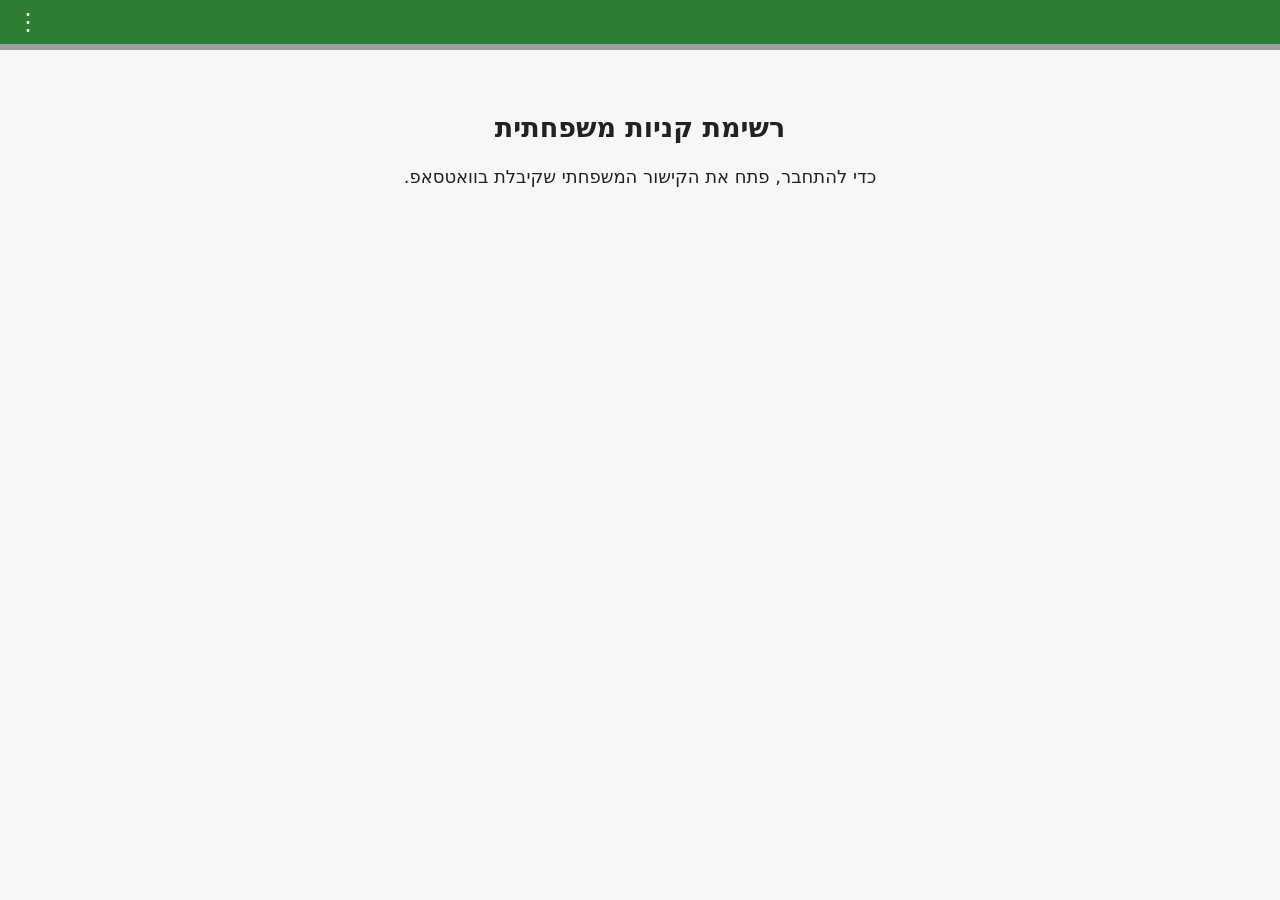
<file: docs/index.html>
<!doctype html>
<html lang="he" dir="rtl">
<head>
<meta charset="utf-8">
<meta name="viewport" content="width=device-width,initial-scale=1,viewport-fit=cover">
<meta name="theme-color" content="#2e7d32">
<link rel="manifest" href="manifest.json">
<link rel="icon" href="icon-192.png">
<title>קניות</title>
<link rel="stylesheet" href="style.css">
</head>
<body>
<header>
  <nav id="tabs"></nav>
  <button id="menuBtn" aria-label="הגדרות">⋮</button>
</header>
<div id="status"></div>

<main id="app">
  <form id="addForm" autocomplete="off">
    <input id="addInput" placeholder="הוסף מוצר..." enterkeyhint="done">
    <button type="submit" aria-label="הוסף">+</button>
  </form>
  <ul id="suggest"></ul>
  <ul id="open"></ul>
  <p id="empty" hidden>הרשימה ריקה 🎉</p>
  <details id="doneBox">
    <summary id="doneTitle"></summary>
    <ul id="done"></ul>
  </details>
</main>

<section id="setup" hidden>
  <h2>רשימת קניות משפחתית</h2>
  <p>כדי להתחבר, פתח את הקישור המשפחתי שקיבלת בוואטסאפ.</p>
</section>

<dialog id="menu">
  <h3>הגדרות</h3>
  <button id="shareBtn">📤 שלח קישור לבן משפחה</button>
  <button id="newListBtn">➕ רשימה חדשה</button>
  <h4>ייבוא מ-Keep</h4>
  <p class="hint">ב-Keep: ⋮ ← "העתקה ל-Google Docs", או סמן והעתק את הטקסט. הדבק כאן - שורה לכל מוצר.</p>
  <textarea id="importText" rows="6"></textarea>
  <button id="importBtn">ייבא לרשימה הנוכחית</button>
  <button id="closeMenu" class="secondary">סגור</button>
</dialog>

<script src="app.js"></script>
</body>
</html>
</file>
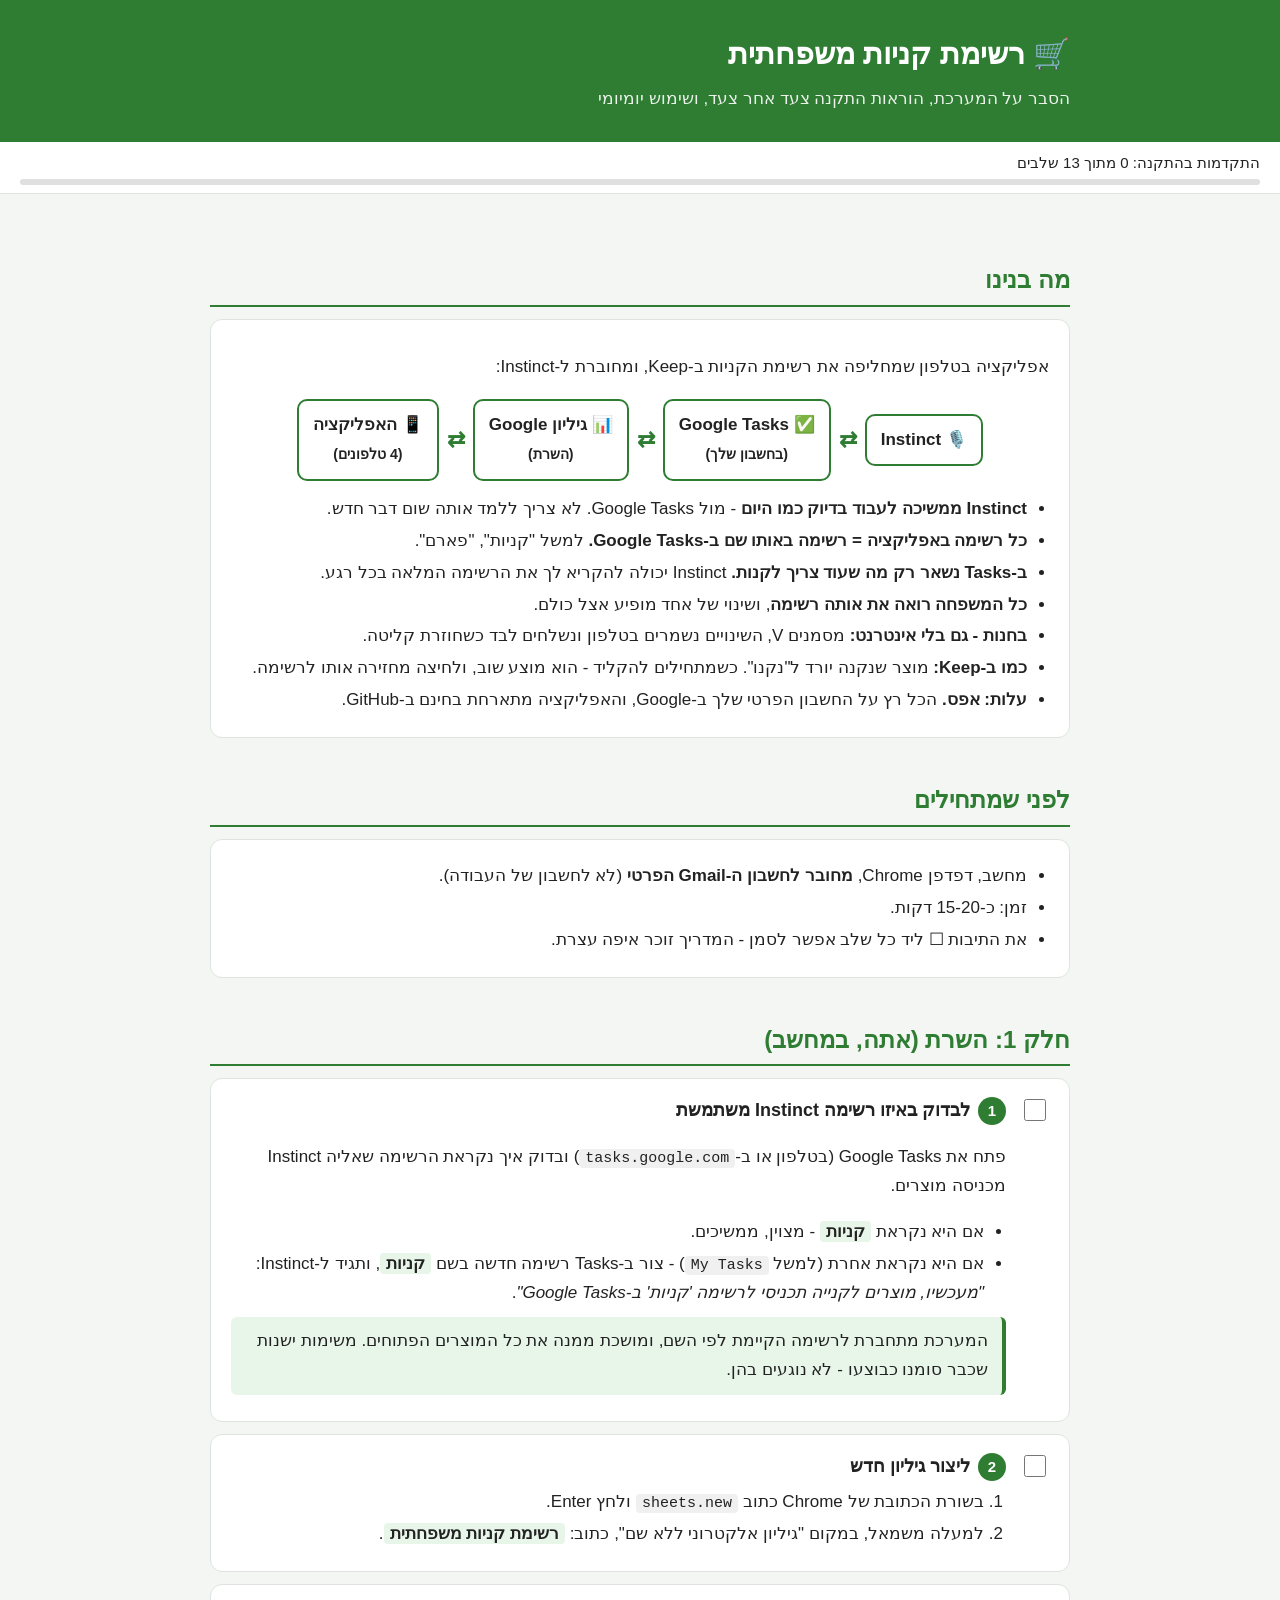
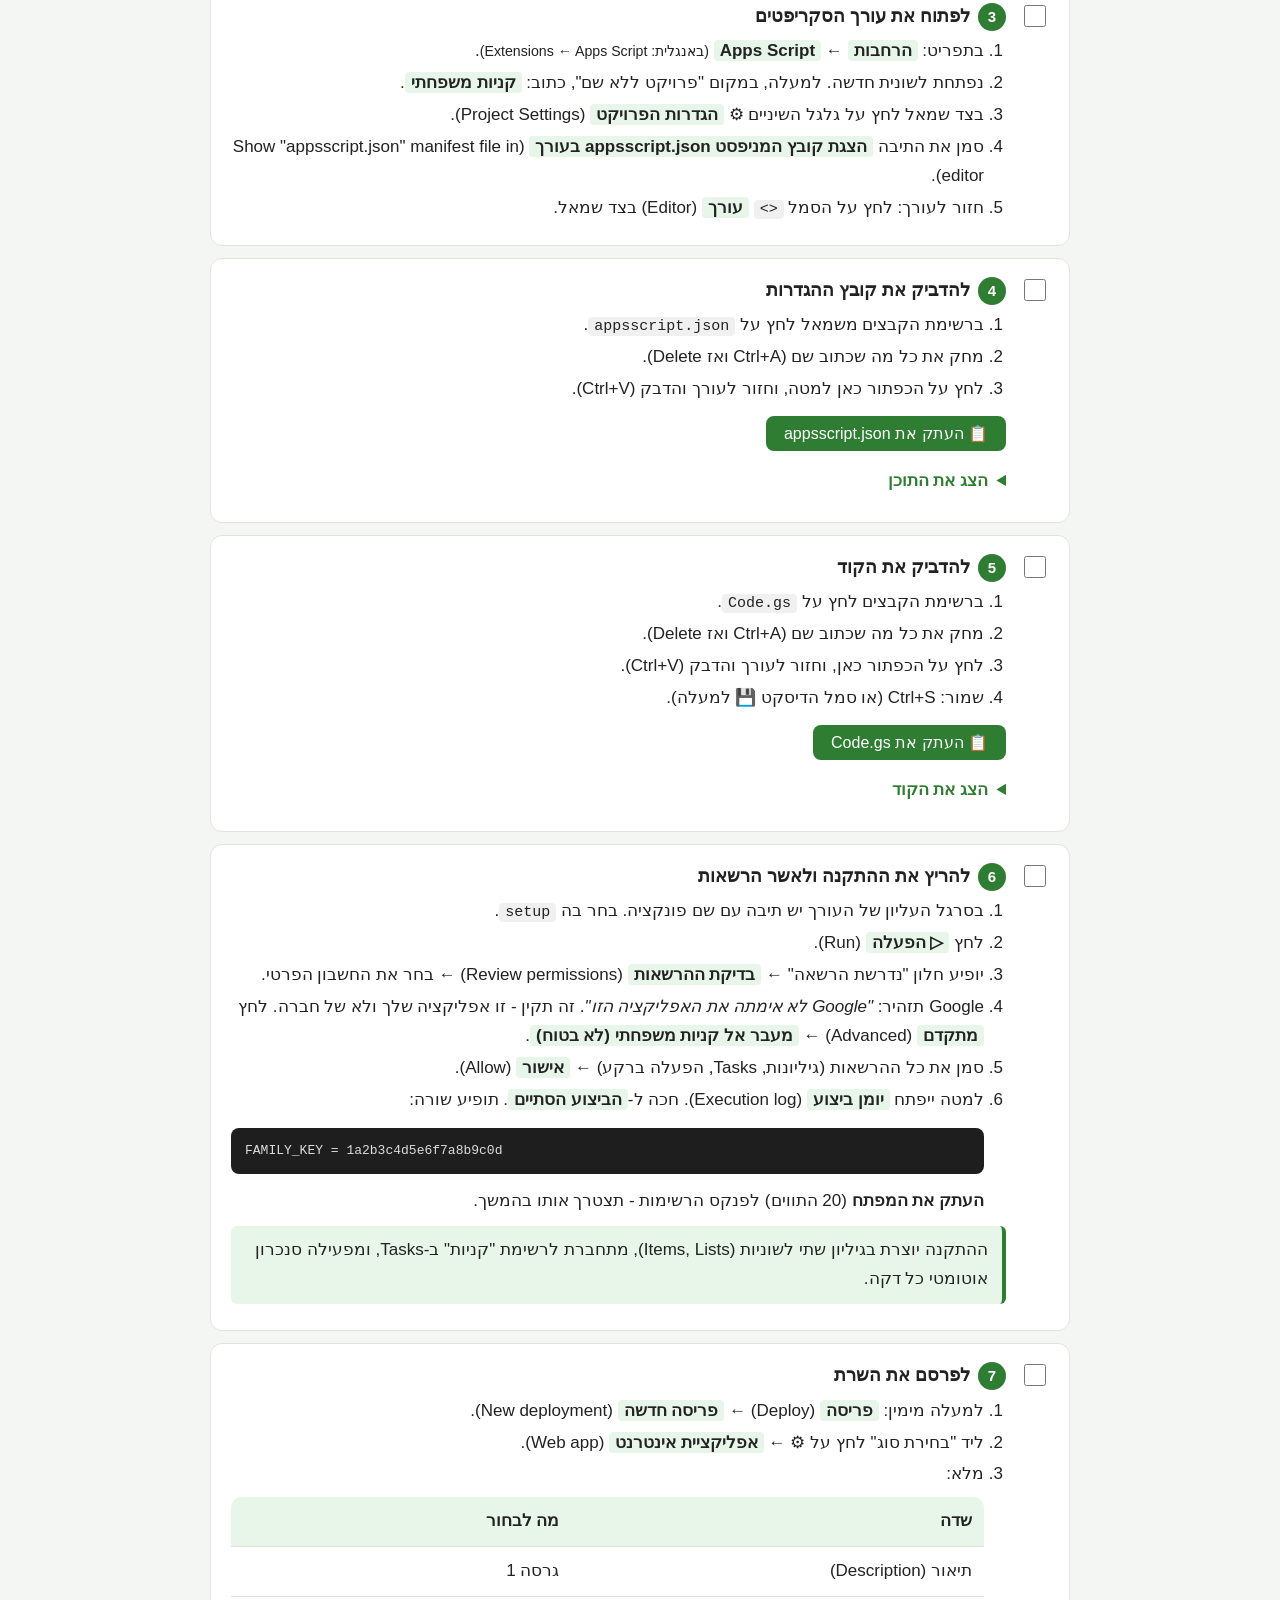
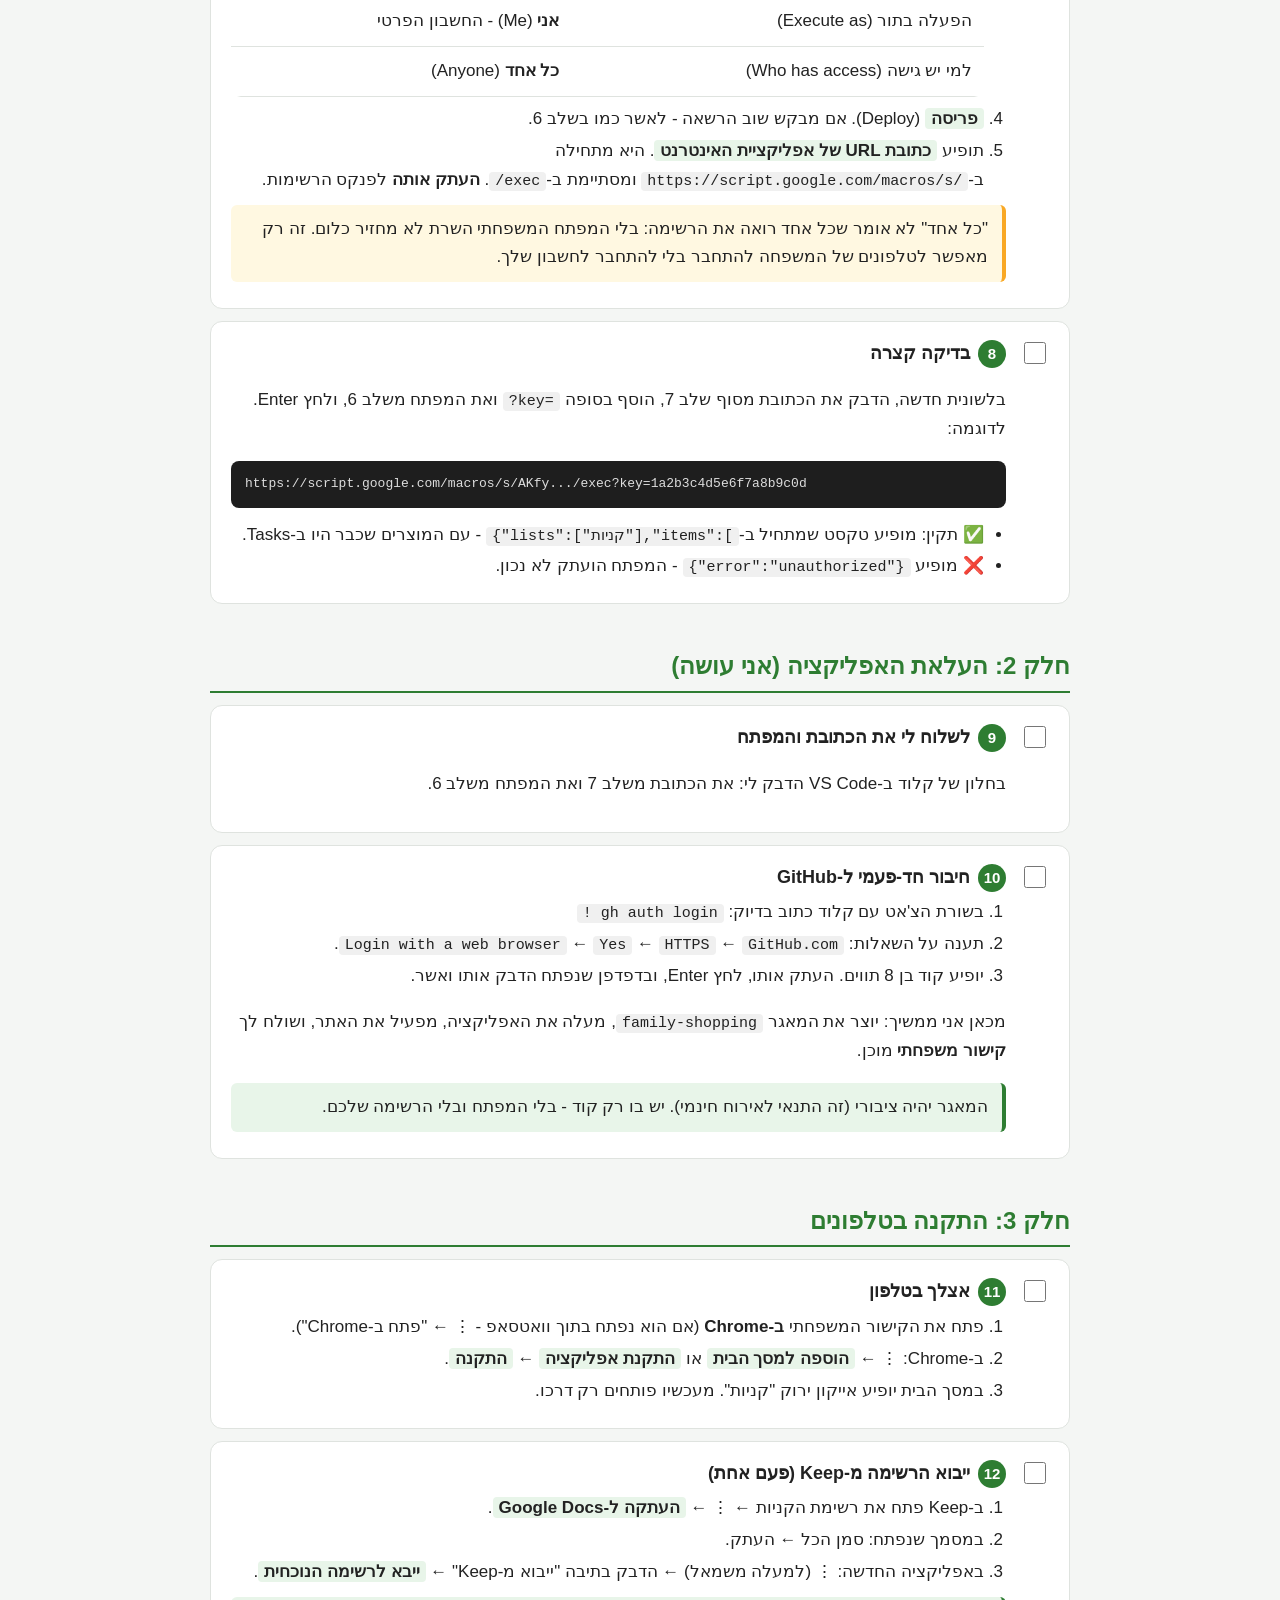
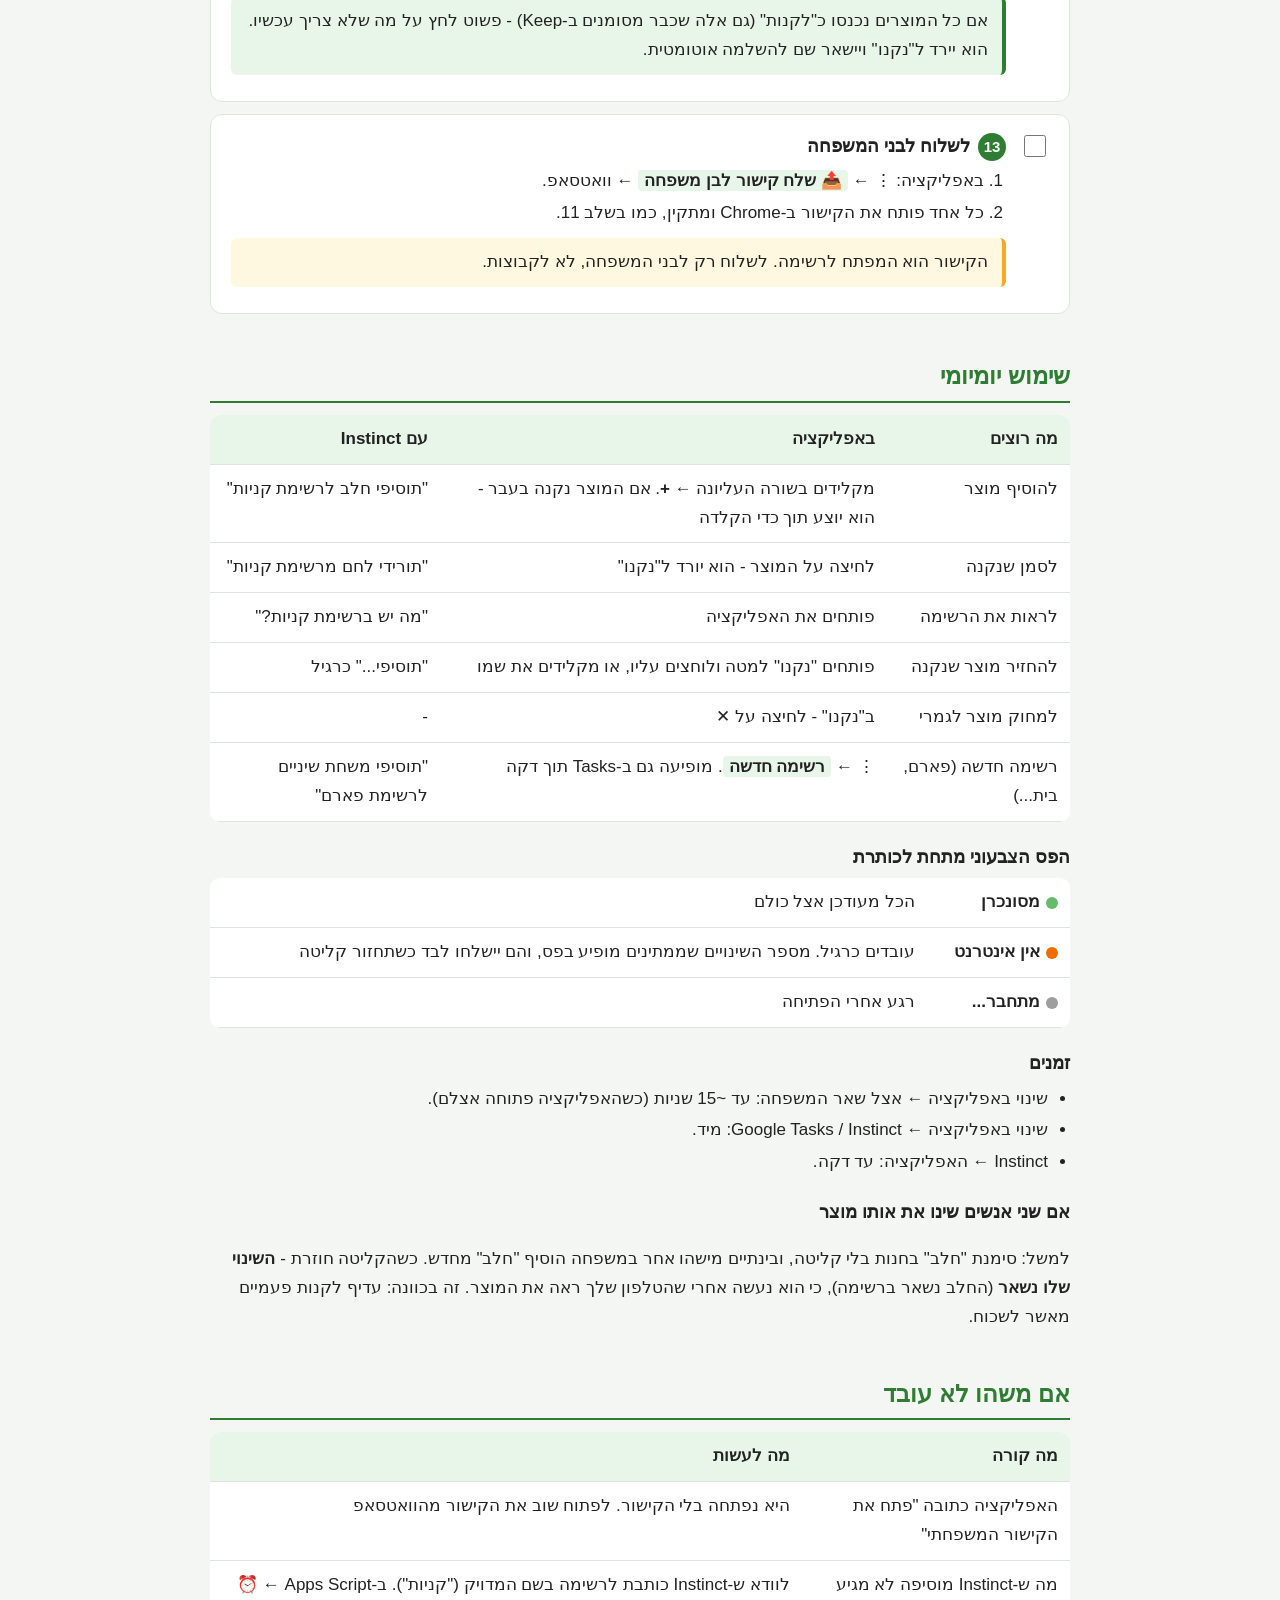
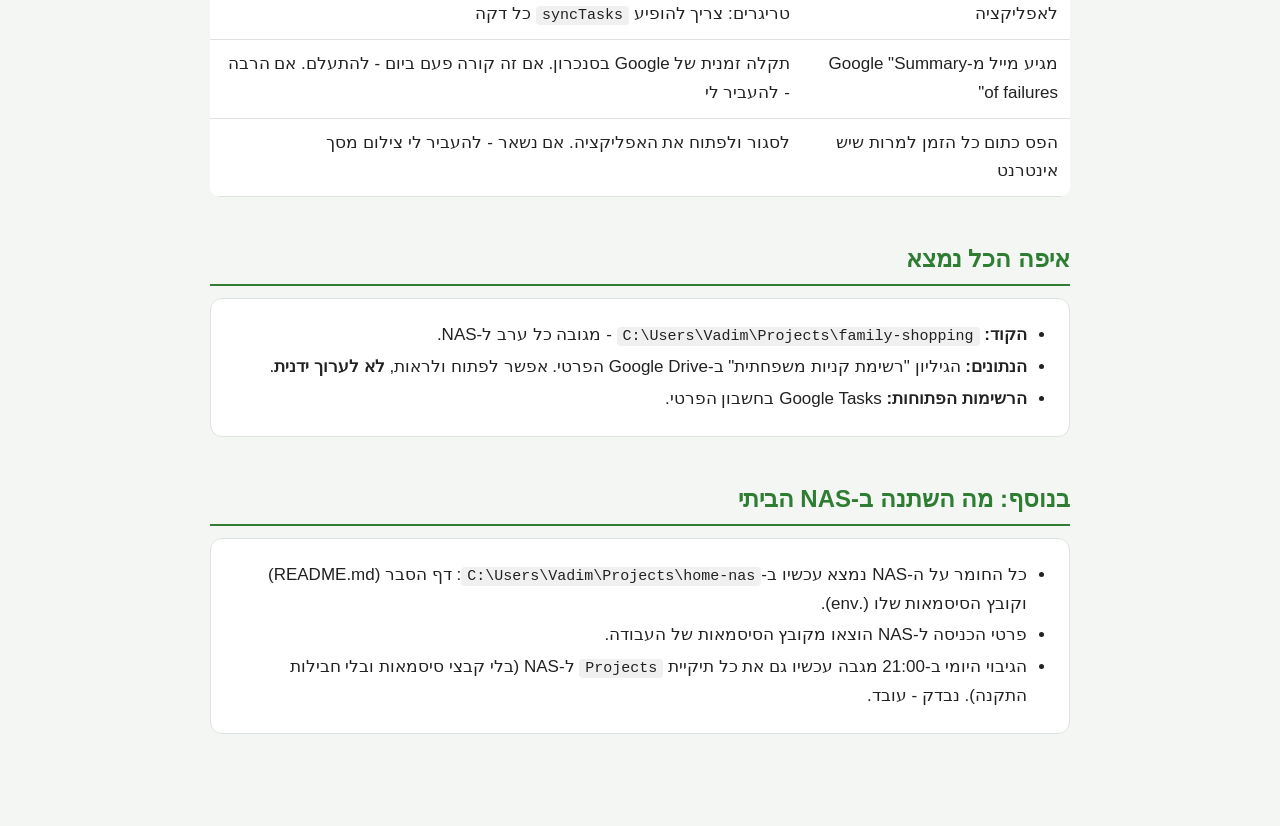
<file: מדריך.html>
<!doctype html>
<html lang="he" dir="rtl">
<head>
<meta charset="utf-8">
<meta name="viewport" content="width=device-width,initial-scale=1">
<title>רשימת קניות משפחתית - מדריך</title>
<style>
  :root { --g: #2e7d32; --g2: #e8f5e9; --line: #dfe3df; --muted: #666; }
  body { margin: 0; background: #f4f6f4; color: #222; font: 17px/1.7 "Segoe UI", Arial, sans-serif; }
  .wrap { max-width: 860px; margin: auto; padding: 24px 20px 80px; }
  header { background: var(--g); color: #fff; padding: 28px 20px; }
  header .wrap { padding: 0 20px; }
  header h1 { margin: 0 0 6px; font-size: 30px; }
  header p { margin: 0; opacity: .9; }
  h2 { margin: 42px 0 12px; font-size: 24px; color: var(--g); border-bottom: 2px solid var(--g); padding-bottom: 4px; }
  h3 { margin: 0 0 6px; font-size: 18px; }
  .card { background: #fff; border: 1px solid var(--line); border-radius: 12px; padding: 16px 20px; margin: 12px 0; }
  .flow { display: flex; flex-wrap: wrap; gap: 8px; align-items: center; justify-content: center; direction: rtl; }
  .flow span { background: #fff; border: 2px solid var(--g); border-radius: 10px; padding: 10px 14px; font-weight: 600; text-align: center; }
  .flow b { color: var(--g); font-size: 22px; }
  .step { display: flex; gap: 14px; }
  .step input { width: 22px; height: 22px; margin-top: 4px; accent-color: var(--g); flex: none; }
  .step.done { opacity: .5; }
  .step > div { flex: 1; min-width: 0; }
  .num { display: inline-block; background: var(--g); color: #fff; border-radius: 50%; width: 28px; height: 28px; text-align: center; line-height: 28px; font-size: 15px; margin-left: 8px; }
  ul, ol { padding-right: 22px; margin: 6px 0; }
  li { margin: 3px 0; }
  .en { direction: ltr; unicode-bidi: isolate; font-family: Consolas, monospace; background: #f0f0f0; padding: 1px 6px; border-radius: 4px; font-size: 15px; }
  .ui { font-weight: 600; background: var(--g2); padding: 1px 6px; border-radius: 4px; }
  .note { background: #fff8e1; border-right: 4px solid #f9a825; padding: 10px 14px; border-radius: 6px; margin: 10px 0; }
  .tip  { background: var(--g2); border-right: 4px solid var(--g); padding: 10px 14px; border-radius: 6px; margin: 10px 0; }
  details { margin: 10px 0; }
  summary { cursor: pointer; color: var(--g); font-weight: 600; }
  pre { direction: ltr; text-align: left; background: #1e1e1e; color: #ddd; padding: 14px; border-radius: 8px; overflow: auto; max-height: 340px; font-size: 13px; line-height: 1.45; }
  .copy { background: var(--g); color: #fff; border: 0; border-radius: 8px; padding: 8px 18px; font-size: 16px; cursor: pointer; margin: 6px 0; }
  .copy.ok { background: #555; }
  table { width: 100%; border-collapse: collapse; background: #fff; border-radius: 10px; overflow: hidden; }
  th, td { padding: 10px 12px; border-bottom: 1px solid var(--line); text-align: right; vertical-align: top; }
  th { background: var(--g2); }
  .dot { display: inline-block; width: 12px; height: 12px; border-radius: 50%; margin-left: 6px; vertical-align: middle; }
  .progress { position: sticky; top: 0; background: #fff; border-bottom: 1px solid var(--line); padding: 8px 20px; font-size: 15px; z-index: 5; }
  .bar { height: 6px; background: #e0e0e0; border-radius: 3px; margin-top: 4px; }
  .bar i { display: block; height: 100%; background: var(--g); border-radius: 3px; width: 0; transition: width .3s; }
  @media print { .progress, .copy, pre { display: none; } }
</style>
</head>
<body>

<header><div class="wrap">
  <h1>🛒 רשימת קניות משפחתית</h1>
  <p>הסבר על המערכת, הוראות התקנה צעד אחר צעד, ושימוש יומיומי</p>
</div></header>
<div class="progress">התקדמות בהתקנה: <span id="pct">0</span> מתוך <span id="tot"></span> שלבים<div class="bar"><i id="barFill"></i></div></div>

<div class="wrap">

<h2>מה בנינו</h2>
<div class="card">
  <p>אפליקציה בטלפון שמחליפה את רשימת הקניות ב-Keep, ומחוברת ל-Instinct:</p>
  <div class="flow">
    <span>🎙️ Instinct</span><b>⇄</b>
    <span>✅ Google Tasks<br><small>(בחשבון שלך)</small></span><b>⇄</b>
    <span>📊 גיליון Google<br><small>(השרת)</small></span><b>⇄</b>
    <span>📱 האפליקציה<br><small>(4 טלפונים)</small></span>
  </div>
  <ul style="margin-top:14px">
    <li><b>Instinct ממשיכה לעבוד בדיוק כמו היום</b> - מול Google Tasks. לא צריך ללמד אותה שום דבר חדש.</li>
    <li><b>כל רשימה באפליקציה = רשימה באותו שם ב-Google Tasks.</b> למשל "קניות", "פארם".</li>
    <li><b>ב-Tasks נשאר רק מה שעוד צריך לקנות.</b> Instinct יכולה להקריא לך את הרשימה המלאה בכל רגע.</li>
    <li><b>כל המשפחה רואה את אותה רשימה</b>, ושינוי של אחד מופיע אצל כולם.</li>
    <li><b>בחנות - גם בלי אינטרנט:</b> מסמנים V, השינויים נשמרים בטלפון ונשלחים לבד כשחוזרת קליטה.</li>
    <li><b>כמו ב-Keep:</b> מוצר שנקנה יורד ל"נקנו". כשמתחילים להקליד - הוא מוצע שוב, ולחיצה מחזירה אותו לרשימה.</li>
    <li><b>עלות: אפס.</b> הכל רץ על החשבון הפרטי שלך ב-Google, והאפליקציה מתארחת בחינם ב-GitHub.</li>
  </ul>
</div>

<h2>לפני שמתחילים</h2>
<div class="card">
  <ul>
    <li>מחשב, דפדפן Chrome, <b>מחובר לחשבון ה-Gmail הפרטי</b> (לא לחשבון של העבודה).</li>
    <li>זמן: כ-15-20 דקות.</li>
    <li>את התיבות ☐ ליד כל שלב אפשר לסמן - המדריך זוכר איפה עצרת.</li>
  </ul>
</div>

<h2>חלק 1: השרת (אתה, במחשב)</h2>

<div class="card step"><input type="checkbox"><div>
  <h3><span class="num">1</span>לבדוק באיזו רשימה Instinct משתמשת</h3>
  <p>פתח את Google Tasks (בטלפון או ב-<span class="en">tasks.google.com</span>) ובדוק איך נקראת הרשימה שאליה Instinct מכניסה מוצרים.</p>
  <ul>
    <li>אם היא נקראת <span class="ui">קניות</span> - מצוין, ממשיכים.</li>
    <li>אם היא נקראת אחרת (למשל <span class="en">My Tasks</span>) - צור ב-Tasks רשימה חדשה בשם <span class="ui">קניות</span>, ותגיד ל-Instinct: <i>"מעכשיו, מוצרים לקנייה תכניסי לרשימה 'קניות' ב-Google Tasks"</i>.</li>
  </ul>
  <div class="tip">המערכת מתחברת לרשימה הקיימת לפי השם, ומושכת ממנה את כל המוצרים הפתוחים. משימות ישנות שכבר סומנו כבוצעו - לא נוגעים בהן.</div>
</div></div>

<div class="card step"><input type="checkbox"><div>
  <h3><span class="num">2</span>ליצור גיליון חדש</h3>
  <ol>
    <li>בשורת הכתובת של Chrome כתוב <span class="en">sheets.new</span> ולחץ Enter.</li>
    <li>למעלה משמאל, במקום "גיליון אלקטרוני ללא שם", כתוב: <span class="ui">רשימת קניות משפחתית</span>.</li>
  </ol>
</div></div>

<div class="card step"><input type="checkbox"><div>
  <h3><span class="num">3</span>לפתוח את עורך הסקריפטים</h3>
  <ol>
    <li>בתפריט: <span class="ui">הרחבות</span> ← <span class="ui">Apps Script</span> <small>(באנגלית: Extensions ← Apps Script)</small>.</li>
    <li>נפתחת לשונית חדשה. למעלה, במקום "פרויקט ללא שם", כתוב: <span class="ui">קניות משפחתי</span>.</li>
    <li>בצד שמאל לחץ על גלגל השיניים ⚙ <span class="ui">הגדרות הפרויקט</span> (Project Settings).</li>
    <li>סמן את התיבה <span class="ui">הצגת קובץ המניפסט appsscript.json בעורך</span> (Show "appsscript.json" manifest file in editor).</li>
    <li>חזור לעורך: לחץ על הסמל <span class="en">&lt;&gt;</span> <span class="ui">עורך</span> (Editor) בצד שמאל.</li>
  </ol>
</div></div>

<div class="card step"><input type="checkbox"><div>
  <h3><span class="num">4</span>להדביק את קובץ ההגדרות</h3>
  <ol>
    <li>ברשימת הקבצים משמאל לחץ על <span class="en">appsscript.json</span>.</li>
    <li>מחק את כל מה שכתוב שם (Ctrl+A ואז Delete).</li>
    <li>לחץ על הכפתור כאן למטה, וחזור לעורך והדבק (Ctrl+V).</li>
  </ol>
  <button class="copy" data-src="manifest">📋 העתק את appsscript.json</button>
  <details><summary>הצג את התוכן</summary><pre id="manifest">{
  "timeZone": "Asia/Jerusalem",
  "exceptionLogging": "STACKDRIVER",
  "runtimeVersion": "V8",
  "dependencies": {
    "enabledAdvancedServices": [
      { "userSymbol": "Tasks", "serviceId": "tasks", "version": "v1" }
    ]
  },
  "webapp": {
    "executeAs": "USER_DEPLOYING",
    "access": "ANYONE_ANONYMOUS"
  }
}</pre></details>
</div></div>

<div class="card step"><input type="checkbox"><div>
  <h3><span class="num">5</span>להדביק את הקוד</h3>
  <ol>
    <li>ברשימת הקבצים לחץ על <span class="en">Code.gs</span>.</li>
    <li>מחק את כל מה שכתוב שם (Ctrl+A ואז Delete).</li>
    <li>לחץ על הכפתור כאן, וחזור לעורך והדבק (Ctrl+V).</li>
    <li>שמור: Ctrl+S (או סמל הדיסקט 💾 למעלה).</li>
  </ol>
  <button class="copy" data-src="code">📋 העתק את Code.gs</button>
  <details><summary>הצג את הקוד</summary><pre id="code">// רשימת קניות משפחתית - צד שרת.
// סקריפט צמוד לגיליון Google: הגיליון הוא מסד הנתונים, הסקריפט הוא ה-API של האפליקציה
// וגם מסנכרן כל דקה מול Google Tasks (שם Instinct מוסיפה ומורידה מוצרים).
// כל רשימה באפליקציה = רשימה באותו שם ב-Google Tasks. ב-Tasks נשארים רק מוצרים שעוד צריך לקנות.

const ITEMS = 'Items', LISTS = 'Lists';
const ICOLS = ['id', 'list', 'name', 'checked', 'updatedAt', 'taskId', 'dirty', 'deleted', 'count'];
const LCOLS = ['name', 'tasklistId', 'createdAt'];
const DEFAULT_LIST = 'קניות';

// ---------- התקנה (מריצים פעם אחת מהעורך) ----------

function setup() {
  const ss = SpreadsheetApp.getActive();
  ensureSheet_(ss, ITEMS, ICOLS);
  ensureSheet_(ss, LISTS, LCOLS);
  const props = PropertiesService.getScriptProperties();
  if (!props.getProperty('FAMILY_KEY')) {
    props.setProperty('FAMILY_KEY', Utilities.getUuid().replace(/-/g, '').slice(0, 20));
  }
  const db = load_();
  if (!db.lists.length) db.lists.push({ name: DEFAULT_LIST, tasklistId: '', createdAt: Date.now() });
  syncDb_(db);
  save_(db);
  ScriptApp.getProjectTriggers()
    .filter(t =&gt; t.getHandlerFunction() === 'syncTasks')
    .forEach(t =&gt; ScriptApp.deleteTrigger(t));
  ScriptApp.newTrigger('syncTasks').timeBased().everyMinutes(1).create();
  Logger.log('FAMILY_KEY = ' + props.getProperty('FAMILY_KEY'));
}

function ensureSheet_(ss, name, cols) {
  const sh = ss.getSheetByName(name) || ss.insertSheet(name);
  sh.getRange(1, 1, 1, cols.length).setValues([cols]).setFontWeight('bold');
  sh.setFrozenRows(1);
  sh.getRange('A:C').setNumberFormat('@');   // שמות מוצרים כטקסט, ש-"1/2" לא יהפוך לתאריך
  sh.getRange('F:F').setNumberFormat('@');
}

// ---------- טריגר כל דקה ----------

function syncTasks() {
  const lock = LockService.getScriptLock();
  if (!lock.tryLock(5000)) return;
  try {
    const db = load_();
    syncDb_(db);
    save_(db);
  } finally {
    lock.releaseLock();
  }
}

// ---------- API לאפליקציה ----------

function doGet(e) { return handle_(e.parameter || {}, null); }

function doPost(e) {
  let body = {};
  try { body = JSON.parse(e.postData.contents); } catch (x) {}
  return handle_(e.parameter || {}, body);
}

function handle_(p, body) {
  const key = (body &amp;&amp; body.key) || p.key;
  if (!key || key !== PropertiesService.getScriptProperties().getProperty('FAMILY_KEY')) {
    return json_({ error: 'unauthorized' });
  }
  const lock = LockService.getScriptLock();
  lock.waitLock(25000);
  try {
    const db = load_();
    const ops = (body &amp;&amp; body.ops) || [];
    if (ops.length) applyOps_(db, ops);
    if (ops.length || syncDue_()) {
      try { syncDb_(db); } catch (x) { console.warn('sync failed: ' + x); }
      save_(db);
    }
    return json_(state_(db));
  } finally {
    lock.releaseLock();
  }
}

function syncDue_() {
  const last = PropertiesService.getScriptProperties().getProperty('LAST_SYNC');
  return !last || Date.now() - new Date(last).getTime() &gt; 20000;
}

function state_(db) {
  return {
    lists: db.lists.slice().sort((a, b) =&gt; a.createdAt - b.createdAt).map(l =&gt; l.name),
    items: db.items.filter(it =&gt; !truthy_(it.deleted)).map(it =&gt; ({
      id: it.id, list: it.list, name: it.name, checked: truthy_(it.checked),
      updatedAt: Number(it.updatedAt) || 0, count: Number(it.count) || 0
    }))
  };
}

// שינוי מהאפליקציה נדחה אם הפריט השתנה בשרת אחרי שהטלפון ראה אותו (base) - השרת מנצח.
function applyOps_(db, ops) {
  const byId = {};
  db.items.forEach(it =&gt; byId[it.id] = it);
  const now = Date.now();
  ops.forEach(op =&gt; {
    if (op.type === 'addList') {
      const name = clean_(op.name);
      if (name &amp;&amp; !db.lists.some(l =&gt; l.name === name)) {
        db.lists.push({ name: name, tasklistId: '', createdAt: now });
      }
      return;
    }
    let it = byId[op.id];
    if (!it &amp;&amp; op.type === 'upsert') {
      // אותו מוצר נוסף משני טלפונים במקביל - מאחדים לפי שם
      it = db.items.find(x =&gt; x.list === op.list &amp;&amp; norm_(x.name) === norm_(op.name) &amp;&amp; !truthy_(x.deleted));
    } else if (it &amp;&amp; Number(op.base) &lt; Number(it.updatedAt)) {
      return;
    }
    if (op.type === 'delete') {
      if (it) { it.deleted = true; it.dirty = true; it.updatedAt = now; }
      return;
    }
    const name = clean_(op.name);
    if (!name) return;
    if (!it) {
      it = { id: op.id, list: op.list, name: name, checked: false, updatedAt: 0,
             taskId: '', dirty: true, deleted: false, count: 0 };
      db.items.push(it);
      byId[it.id] = it;
    }
    if (op.checked &amp;&amp; !truthy_(it.checked)) it.count = (Number(it.count) || 0) + 1;
    it.name = name;
    it.checked = !!op.checked;
    it.updatedAt = now;
    it.dirty = true;
  });
}

// ---------- סנכרון מול Google Tasks ----------

function syncDb_(db) {
  const props = PropertiesService.getScriptProperties();
  const started = new Date();
  const last = props.getProperty('LAST_SYNC');
  const byTask = {};
  db.items.forEach(it =&gt; { if (it.taskId) byTask[it.taskId] = it; });

  // רשימה חדשה: מתחברים לרשימת Tasks באותו שם, ואם אין - יוצרים
  let tasklists = null;
  const fresh = {};
  db.lists.forEach(l =&gt; {
    if (l.tasklistId) return;
    tasklists = tasklists || listAll_(tok =&gt; Tasks.Tasklists.list({ maxResults: 100, pageToken: tok }));
    const found = tasklists.find(t =&gt; t.title === l.name);
    l.tasklistId = found ? found.id : Tasks.Tasklists.insert({ title: l.name }).id;
    fresh[l.name] = true;
  });

  // משיכה: מה השתנה ב-Tasks מאז הסנכרון הקודם (עם מרווח ביטחון של 2 דקות)
  db.lists.forEach(l =&gt; {
    const opts = { showCompleted: true, showHidden: true, showDeleted: true, maxResults: 100 };
    if (last &amp;&amp; !fresh[l.name]) opts.updatedMin = new Date(new Date(last).getTime() - 120000).toISOString();
    try {
      listAll_(tok =&gt; Tasks.Tasks.list(l.tasklistId, Object.assign({ pageToken: tok }, opts)))
        .forEach(t =&gt; pullTask_(db, l, t, byTask));
    } catch (x) {
      // הרשימה נמחקה ב-Tasks - בפעם הבאה תיווצר מחדש
      if (String(x).indexOf('Not Found') &gt;= 0 || String(x).indexOf('404') &gt;= 0) l.tasklistId = '';
      console.warn('pull ' + l.name + ': ' + x);
    }
  });

  // דחיפה: שינויים מהאפליקציה
  db.items.forEach(it =&gt; { if (truthy_(it.dirty)) pushItem_(db, it, byTask); });
  db.items = db.items.filter(it =&gt; !(truthy_(it.deleted) &amp;&amp; !it.taskId &amp;&amp; !truthy_(it.dirty)));
  props.setProperty('LAST_SYNC', started.toISOString());
}

function pullTask_(db, l, t, byTask) {
  const it = byTask[t.id];
  const tUpd = new Date(t.updated).getTime();
  const gone = t.deleted || t.status === 'completed';

  if (it) {
    if (gone) {
      // סומן כבוצע / נמחק ב-Tasks (למשל Instinct "תוריד חלב") = נקנה
      if (!t.deleted) safeDelete_(l.tasklistId, t.id);
      if (!truthy_(it.checked) &amp;&amp; !truthy_(it.deleted)) {
        it.checked = true;
        it.count = (Number(it.count) || 0) + 1;
        it.updatedAt = Date.now();
      }
      it.taskId = '';
      delete byTask[t.id];
      return;
    }
    if (truthy_(it.checked) || truthy_(it.deleted)) {
      if (Number(it.updatedAt) &gt;= tUpd) return;   // השינוי באפליקציה חדש יותר - הדחיפה תמחק את המשימה
      it.checked = false;
      it.deleted = false;
      it.dirty = false;
      it.updatedAt = Date.now();
    }
    const title = clean_(t.title);
    if (title &amp;&amp; title !== it.name &amp;&amp; tUpd &gt; Number(it.updatedAt)) {
      it.name = title;
      it.updatedAt = Date.now();
    }
    return;
  }

  // משימה שאינה מקושרת. היסטוריה ישנה שבוצעה ב-Tasks - לא נוגעים.
  if (gone) return;
  const name = clean_(t.title);
  if (!name) return;
  let match = db.items.find(x =&gt; x.list === l.name &amp;&amp; norm_(x.name) === norm_(name) &amp;&amp; !truthy_(x.deleted));
  if (match &amp;&amp; match.taskId &amp;&amp; match.taskId !== t.id) {
    safeDelete_(l.tasklistId, t.id);   // המוצר כבר ברשימה - כפילות
    return;
  }
  if (!match) {
    match = { id: 't' + t.id, list: l.name, name: name, checked: false, updatedAt: 0,
              taskId: '', dirty: false, deleted: false, count: 0 };
    db.items.push(match);
  }
  match.checked = false;
  match.deleted = false;
  match.dirty = false;
  match.taskId = t.id;
  match.updatedAt = Date.now();
  byTask[t.id] = match;
}

function pushItem_(db, it, byTask) {
  const l = db.lists.find(x =&gt; x.name === it.list);
  if (!l || !l.tasklistId) return;
  try {
    if (truthy_(it.deleted) || truthy_(it.checked)) {
      if (it.taskId) {
        safeDelete_(l.tasklistId, it.taskId);
        delete byTask[it.taskId];
        it.taskId = '';
      }
    } else if (!it.taskId) {
      const t = Tasks.Tasks.insert({ title: it.name }, l.tasklistId);
      it.taskId = t.id;
      byTask[t.id] = it;
    } else {
      Tasks.Tasks.patch({ title: it.name }, l.tasklistId, it.taskId);
    }
    it.dirty = false;
  } catch (x) {
    // המשימה נמחקה בינתיים - ניצור אותה מחדש בסיבוב הבא
    if (String(x).indexOf('Not Found') &gt;= 0 || String(x).indexOf('404') &gt;= 0) it.taskId = '';
    console.warn('push ' + it.name + ': ' + x);
  }
}

function safeDelete_(tasklistId, taskId) {
  try { Tasks.Tasks.remove(tasklistId, taskId); } catch (x) {}
}

function listAll_(fetchPage) {
  let out = [], tok;
  do {
    const res = fetchPage(tok);
    out = out.concat(res.items || []);
    tok = res.nextPageToken;
  } while (tok);
  return out;
}

// ---------- גיליון ----------

function load_() {
  const ss = SpreadsheetApp.getActive();
  return {
    items: readTable_(ss.getSheetByName(ITEMS), ICOLS),
    lists: readTable_(ss.getSheetByName(LISTS), LCOLS)
  };
}

function save_(db) {
  writeTable_(ITEMS, ICOLS, db.items);
  writeTable_(LISTS, LCOLS, db.lists);
}

function readTable_(sh, cols) {
  const n = sh.getLastRow() - 1;
  if (n &lt; 1) return [];
  return sh.getRange(2, 1, n, cols.length).getValues().map(r =&gt; {
    const o = {};
    cols.forEach((c, i) =&gt; o[c] = r[i]);
    return o;
  });
}

function writeTable_(name, cols, rows) {
  const sh = SpreadsheetApp.getActive().getSheetByName(name);
  const old = sh.getLastRow() - 1;
  if (old &gt; 0) sh.getRange(2, 1, old, cols.length).clearContent();
  if (rows.length) {
    sh.getRange(2, 1, rows.length, cols.length)
      .setValues(rows.map(o =&gt; cols.map(c =&gt; o[c] === undefined || o[c] === null ? '' : o[c])));
  }
}

// ---------- עזר ----------

function json_(o) {
  return ContentService.createTextOutput(JSON.stringify(o)).setMimeType(ContentService.MimeType.JSON);
}
function truthy_(v) { return v === true || v === 'TRUE' || v === 'true'; }
function clean_(s) { return String(s || '').replace(/\s+/g, ' ').trim(); }
function norm_(s) { return clean_(s).toLowerCase(); }</pre></details>
</div></div>

<div class="card step"><input type="checkbox"><div>
  <h3><span class="num">6</span>להריץ את ההתקנה ולאשר הרשאות</h3>
  <ol>
    <li>בסרגל העליון של העורך יש תיבה עם שם פונקציה. בחר בה <span class="en">setup</span>.</li>
    <li>לחץ <span class="ui">▷ הפעלה</span> (Run).</li>
    <li>יופיע חלון "נדרשת הרשאה" ← <span class="ui">בדיקת ההרשאות</span> (Review permissions) ← בחר את החשבון הפרטי.</li>
    <li>Google תזהיר: <i>"Google לא אימתה את האפליקציה הזו"</i>. זה תקין - זו אפליקציה שלך ולא של חברה. לחץ <span class="ui">מתקדם</span> (Advanced) ← <span class="ui">מעבר אל קניות משפחתי (לא בטוח)</span>.</li>
    <li>סמן את כל ההרשאות (גיליונות, Tasks, הפעלה ברקע) ← <span class="ui">אישור</span> (Allow).</li>
    <li>למטה ייפתח <span class="ui">יומן ביצוע</span> (Execution log). חכה ל-<span class="ui">הביצוע הסתיים</span>. תופיע שורה:
      <pre style="max-height:none">FAMILY_KEY = 1a2b3c4d5e6f7a8b9c0d</pre>
      <b>העתק את המפתח</b> (20 התווים) לפנקס הרשימות - תצטרך אותו בהמשך.</li>
  </ol>
  <div class="tip">ההתקנה יוצרת בגיליון שתי לשוניות (Items, Lists), מתחברת לרשימת "קניות" ב-Tasks, ומפעילה סנכרון אוטומטי כל דקה.</div>
</div></div>

<div class="card step"><input type="checkbox"><div>
  <h3><span class="num">7</span>לפרסם את השרת</h3>
  <ol>
    <li>למעלה מימין: <span class="ui">פריסה</span> (Deploy) ← <span class="ui">פריסה חדשה</span> (New deployment).</li>
    <li>ליד "בחירת סוג" לחץ על ⚙ ← <span class="ui">אפליקציית אינטרנט</span> (Web app).</li>
    <li>מלא:
      <table style="margin:8px 0">
        <tr><th>שדה</th><th>מה לבחור</th></tr>
        <tr><td>תיאור (Description)</td><td>גרסה 1</td></tr>
        <tr><td>הפעלה בתור (Execute as)</td><td><b>אני</b> (Me) - החשבון הפרטי</td></tr>
        <tr><td>למי יש גישה (Who has access)</td><td><b>כל אחד</b> (Anyone)</td></tr>
      </table></li>
    <li><span class="ui">פריסה</span> (Deploy). אם מבקש שוב הרשאה - לאשר כמו בשלב 6.</li>
    <li>תופיע <span class="ui">כתובת URL של אפליקציית האינטרנט</span>. היא מתחילה ב-<span class="en">https://script.google.com/macros/s/</span> ומסתיימת ב-<span class="en">/exec</span>. <b>העתק אותה</b> לפנקס הרשימות.</li>
  </ol>
  <div class="note">"כל אחד" לא אומר שכל אחד רואה את הרשימה: בלי המפתח המשפחתי השרת לא מחזיר כלום. זה רק מאפשר לטלפונים של המשפחה להתחבר בלי להתחבר לחשבון שלך.</div>
</div></div>

<div class="card step"><input type="checkbox"><div>
  <h3><span class="num">8</span>בדיקה קצרה</h3>
  <p>בלשונית חדשה, הדבק את הכתובת מסוף שלב 7, הוסף בסופה <span class="en">?key=</span> ואת המפתח משלב 6, ולחץ Enter. לדוגמה:</p>
  <pre style="max-height:none">https://script.google.com/macros/s/AKfy.../exec?key=1a2b3c4d5e6f7a8b9c0d</pre>
  <ul>
    <li>✅ תקין: מופיע טקסט שמתחיל ב-<span class="en">{"lists":["קניות"],"items":[</span> - עם המוצרים שכבר היו ב-Tasks.</li>
    <li>❌ מופיע <span class="en">{"error":"unauthorized"}</span> - המפתח הועתק לא נכון.</li>
  </ul>
</div></div>

<h2>חלק 2: העלאת האפליקציה (אני עושה)</h2>

<div class="card step"><input type="checkbox"><div>
  <h3><span class="num">9</span>לשלוח לי את הכתובת והמפתח</h3>
  <p>בחלון של קלוד ב-VS Code הדבק לי: את הכתובת משלב 7 ואת המפתח משלב 6.</p>
</div></div>

<div class="card step"><input type="checkbox"><div>
  <h3><span class="num">10</span>חיבור חד-פעמי ל-GitHub</h3>
  <ol>
    <li>בשורת הצ'אט עם קלוד כתוב בדיוק: <span class="en">! gh auth login</span></li>
    <li>תענה על השאלות: <span class="en">GitHub.com</span> ← <span class="en">HTTPS</span> ← <span class="en">Yes</span> ← <span class="en">Login with a web browser</span>.</li>
    <li>יופיע קוד בן 8 תווים. העתק אותו, לחץ Enter, ובדפדפן שנפתח הדבק אותו ואשר.</li>
  </ol>
  <p>מכאן אני ממשיך: יוצר את המאגר <span class="en">family-shopping</span>, מעלה את האפליקציה, מפעיל את האתר, ושולח לך <b>קישור משפחתי</b> מוכן.</p>
  <div class="tip">המאגר יהיה ציבורי (זה התנאי לאירוח חינמי). יש בו רק קוד - בלי המפתח ובלי הרשימה שלכם.</div>
</div></div>

<h2>חלק 3: התקנה בטלפונים</h2>

<div class="card step"><input type="checkbox"><div>
  <h3><span class="num">11</span>אצלך בטלפון</h3>
  <ol>
    <li>פתח את הקישור המשפחתי <b>ב-Chrome</b> (אם הוא נפתח בתוך וואטסאפ - ⋮ ← "פתח ב-Chrome").</li>
    <li>ב-Chrome: ⋮ ← <span class="ui">הוספה למסך הבית</span> או <span class="ui">התקנת אפליקציה</span> ← <span class="ui">התקנה</span>.</li>
    <li>במסך הבית יופיע אייקון ירוק "קניות". מעכשיו פותחים רק דרכו.</li>
  </ol>
</div></div>

<div class="card step"><input type="checkbox"><div>
  <h3><span class="num">12</span>ייבוא הרשימה מ-Keep (פעם אחת)</h3>
  <ol>
    <li>ב-Keep פתח את רשימת הקניות ← ⋮ ← <span class="ui">העתקה ל-Google Docs</span>.</li>
    <li>במסמך שנפתח: סמן הכל ← העתק.</li>
    <li>באפליקציה החדשה: ⋮ (למעלה משמאל) ← הדבק בתיבה "ייבוא מ-Keep" ← <span class="ui">ייבא לרשימה הנוכחית</span>.</li>
  </ol>
  <div class="tip">אם כל המוצרים נכנסו כ"לקנות" (גם אלה שכבר מסומנים ב-Keep) - פשוט לחץ על מה שלא צריך עכשיו. הוא יירד ל"נקנו" ויישאר שם להשלמה אוטומטית.</div>
</div></div>

<div class="card step"><input type="checkbox"><div>
  <h3><span class="num">13</span>לשלוח לבני המשפחה</h3>
  <ol>
    <li>באפליקציה: ⋮ ← <span class="ui">📤 שלח קישור לבן משפחה</span> ← וואטסאפ.</li>
    <li>כל אחד פותח את הקישור ב-Chrome ומתקין, כמו בשלב 11.</li>
  </ol>
  <div class="note">הקישור הוא המפתח לרשימה. לשלוח רק לבני המשפחה, לא לקבוצות.</div>
</div></div>

<h2>שימוש יומיומי</h2>

<table>
  <tr><th>מה רוצים</th><th>באפליקציה</th><th>עם Instinct</th></tr>
  <tr><td>להוסיף מוצר</td><td>מקלידים בשורה העליונה ← <b>+</b>. אם המוצר נקנה בעבר - הוא יוצע תוך כדי הקלדה</td><td>"תוסיפי חלב לרשימת קניות"</td></tr>
  <tr><td>לסמן שנקנה</td><td>לחיצה על המוצר - הוא יורד ל"נקנו"</td><td>"תורידי לחם מרשימת קניות"</td></tr>
  <tr><td>לראות את הרשימה</td><td>פותחים את האפליקציה</td><td>"מה יש ברשימת קניות?"</td></tr>
  <tr><td>להחזיר מוצר שנקנה</td><td>פותחים "נקנו" למטה ולוחצים עליו, או מקלידים את שמו</td><td>"תוסיפי..." כרגיל</td></tr>
  <tr><td>למחוק מוצר לגמרי</td><td>ב"נקנו" - לחיצה על ✕</td><td>-</td></tr>
  <tr><td>רשימה חדשה (פארם, בית...)</td><td>⋮ ← <span class="ui">רשימה חדשה</span>. מופיעה גם ב-Tasks תוך דקה</td><td>"תוסיפי משחת שיניים לרשימת פארם"</td></tr>
</table>

<h3 style="margin-top:20px">הפס הצבעוני מתחת לכותרת</h3>
<table>
  <tr><td><span class="dot" style="background:#66bb6a"></span><b>מסונכרן</b></td><td>הכל מעודכן אצל כולם</td></tr>
  <tr><td><span class="dot" style="background:#ef6c00"></span><b>אין אינטרנט</b></td><td>עובדים כרגיל. מספר השינויים שממתינים מופיע בפס, והם יישלחו לבד כשתחזור קליטה</td></tr>
  <tr><td><span class="dot" style="background:#9e9e9e"></span><b>מתחבר...</b></td><td>רגע אחרי הפתיחה</td></tr>
</table>

<h3 style="margin-top:20px">זמנים</h3>
<ul>
  <li>שינוי באפליקציה ← אצל שאר המשפחה: עד ~15 שניות (כשהאפליקציה פתוחה אצלם).</li>
  <li>שינוי באפליקציה ← Google Tasks / Instinct: מיד.</li>
  <li>Instinct ← האפליקציה: עד דקה.</li>
</ul>

<h3 style="margin-top:20px">אם שני אנשים שינו את אותו מוצר</h3>
<p>למשל: סימנת "חלב" בחנות בלי קליטה, ובינתיים מישהו אחר במשפחה הוסיף "חלב" מחדש. כשהקליטה חוזרת - <b>השינוי שלו נשאר</b> (החלב נשאר ברשימה), כי הוא נעשה אחרי שהטלפון שלך ראה את המוצר. זה בכוונה: עדיף לקנות פעמיים מאשר לשכוח.</p>

<h2>אם משהו לא עובד</h2>
<table>
  <tr><th>מה קורה</th><th>מה לעשות</th></tr>
  <tr><td>האפליקציה כתובה "פתח את הקישור המשפחתי"</td><td>היא נפתחה בלי הקישור. לפתוח שוב את הקישור מהוואטסאפ</td></tr>
  <tr><td>מה ש-Instinct מוסיפה לא מגיע לאפליקציה</td><td>לוודא ש-Instinct כותבת לרשימה בשם המדויק ("קניות"). ב-Apps Script ← ⏰ טריגרים: צריך להופיע <span class="en">syncTasks</span> כל דקה</td></tr>
  <tr><td>מגיע מייל מ-Google "Summary of failures"</td><td>תקלה זמנית של Google בסנכרון. אם זה קורה פעם ביום - להתעלם. אם הרבה - להעביר לי</td></tr>
  <tr><td>הפס כתום כל הזמן למרות שיש אינטרנט</td><td>לסגור ולפתוח את האפליקציה. אם נשאר - להעביר לי צילום מסך</td></tr>
</table>

<h2>איפה הכל נמצא</h2>
<div class="card">
  <ul>
    <li><b>הקוד:</b> <span class="en">C:\Users\Vadim\Projects\family-shopping</span> - מגובה כל ערב ל-NAS.</li>
    <li><b>הנתונים:</b> הגיליון "רשימת קניות משפחתית" ב-Google Drive הפרטי. אפשר לפתוח ולראות, <b>לא לערוך ידנית</b>.</li>
    <li><b>הרשימות הפתוחות:</b> Google Tasks בחשבון הפרטי.</li>
  </ul>
</div>

<h2>בנוסף: מה השתנה ב-NAS הביתי</h2>
<div class="card">
  <ul>
    <li>כל החומר על ה-NAS נמצא עכשיו ב-<span class="en">C:\Users\Vadim\Projects\home-nas</span>: דף הסבר (README.md) וקובץ הסיסמאות שלו (.env).</li>
    <li>פרטי הכניסה ל-NAS הוצאו מקובץ הסיסמאות של העבודה.</li>
    <li>הגיבוי היומי ב-21:00 מגבה עכשיו גם את כל תיקיית <span class="en">Projects</span> ל-NAS (בלי קבצי סיסמאות ובלי חבילות התקנה). נבדק - עובד.</li>
  </ul>
</div>

</div>

<script>
  // תיבות הסימון: זוכר איפה עצרת
  const boxes = [...document.querySelectorAll('.step input')];
  const saved = JSON.parse(localStorage.getItem('fs-guide') || '[]');
  document.getElementById('tot').textContent = boxes.length;
  function upd() {
    const n = boxes.filter(b => b.checked).length;
    document.getElementById('pct').textContent = n;
    document.getElementById('barFill').style.width = (100 * n / boxes.length) + '%';
    boxes.forEach(b => b.closest('.step').classList.toggle('done', b.checked));
    localStorage.setItem('fs-guide', JSON.stringify(boxes.map(b => b.checked)));
  }
  boxes.forEach((b, i) => { b.checked = !!saved[i]; b.onchange = upd; });
  upd();

  // כפתורי העתקה
  document.querySelectorAll('.copy').forEach(btn => btn.onclick = async () => {
    const text = document.getElementById(btn.dataset.src).textContent;
    try { await navigator.clipboard.writeText(text); }
    catch {
      const t = document.createElement('textarea'); t.value = text; document.body.appendChild(t);
      t.select(); document.execCommand('copy'); t.remove();
    }
    const old = btn.textContent; btn.textContent = '✓ הועתק - עכשיו הדבק בעורך'; btn.classList.add('ok');
    setTimeout(() => { btn.textContent = old; btn.classList.remove('ok'); }, 3000);
  });
</script>
</body>
</html>
</file>
<file: docs/style.css>
:root { --green: #2e7d32; --bg: #f6f7f6; --line: #e2e5e2; --muted: #777; }
* { box-sizing: border-box; }
body { margin: 0; font-family: system-ui, "Segoe UI", Arial, sans-serif; background: var(--bg); color: #222; font-size: 18px; }

header { position: sticky; top: 0; z-index: 2; display: flex; align-items: center; background: var(--green); color: #fff; padding-top: env(safe-area-inset-top); }
#tabs { flex: 1; display: flex; overflow-x: auto; scrollbar-width: none; }
#tabs button { background: none; border: 0; color: #fff; opacity: .75; font-size: 17px; padding: 14px 16px; white-space: nowrap; border-bottom: 3px solid transparent; }
#tabs button.active { opacity: 1; font-weight: 600; border-bottom-color: #fff; }
#tabs .count { font-size: 13px; opacity: .8; }
#menuBtn { background: none; border: 0; color: #fff; font-size: 24px; padding: 8px 16px; }

#status { font-size: 13px; text-align: center; padding: 3px; color: #fff; background: #9e9e9e; }
#status.ok { background: #66bb6a; }
#status.offline { background: #ef6c00; }

main { padding: 12px 12px 80px; max-width: 640px; margin: auto; }
#addForm { display: flex; gap: 8px; }
#addInput { flex: 1; font-size: 18px; padding: 12px; border: 1px solid var(--line); border-radius: 10px; }
#addForm button { width: 52px; font-size: 26px; border: 0; border-radius: 10px; background: var(--green); color: #fff; }

ul { list-style: none; margin: 0; padding: 0; }
#suggest li { padding: 10px 12px; background: #fff; border: 1px solid var(--line); border-top: 0; color: var(--green); }
#suggest li::before { content: "↩ "; }

#open { margin-top: 12px; }
#open li, #done li { display: flex; align-items: center; gap: 12px; padding: 14px 12px; background: #fff; border-bottom: 1px solid var(--line); user-select: none; }
#open li:first-child { border-radius: 10px 10px 0 0; }
#open li:last-child { border-radius: 0 0 10px 10px; border-bottom: 0; }
.box { width: 24px; height: 24px; border: 2px solid #888; border-radius: 5px; flex: none; display: grid; place-items: center; font-size: 16px; }
.name { flex: 1; }
#open li.bye { opacity: .3; transition: opacity .25s; }

#done li { color: var(--muted); }
#done .name { text-decoration: line-through; }
#done .box { border-color: #bbb; color: var(--green); }
#done .del { border: 0; background: none; color: #bbb; font-size: 20px; padding: 0 6px; }
#doneBox { margin-top: 18px; }
#doneBox summary { color: var(--muted); padding: 8px 4px; }
#empty { text-align: center; color: var(--muted); margin-top: 30px; }

#setup { padding: 40px 20px; text-align: center; }

dialog { border: 0; border-radius: 14px; width: min(92vw, 420px); padding: 18px; }
dialog button { display: block; width: 100%; margin: 8px 0; padding: 12px; font-size: 16px; border: 0; border-radius: 10px; background: var(--green); color: #fff; }
dialog button.secondary { background: #e0e0e0; color: #222; }
dialog textarea { width: 100%; font-size: 15px; }
.hint { font-size: 13px; color: var(--muted); }
</file>
